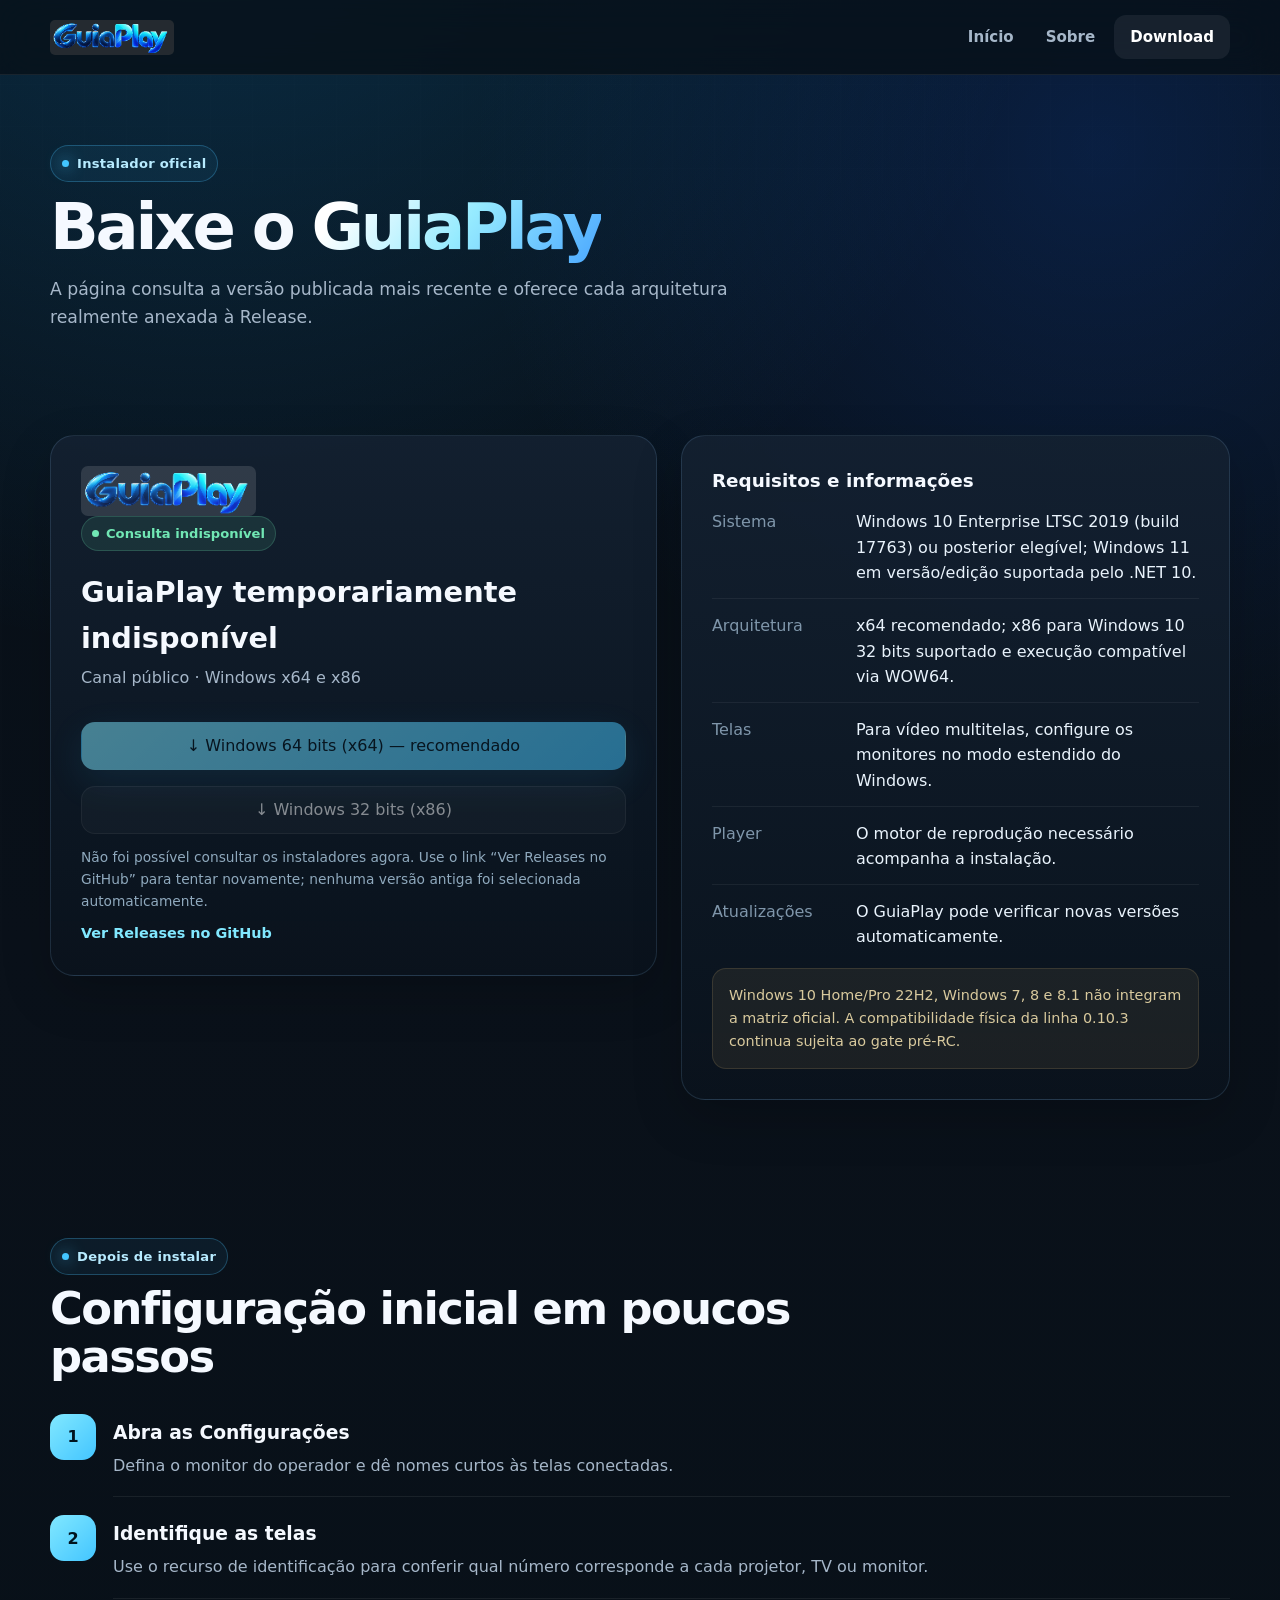
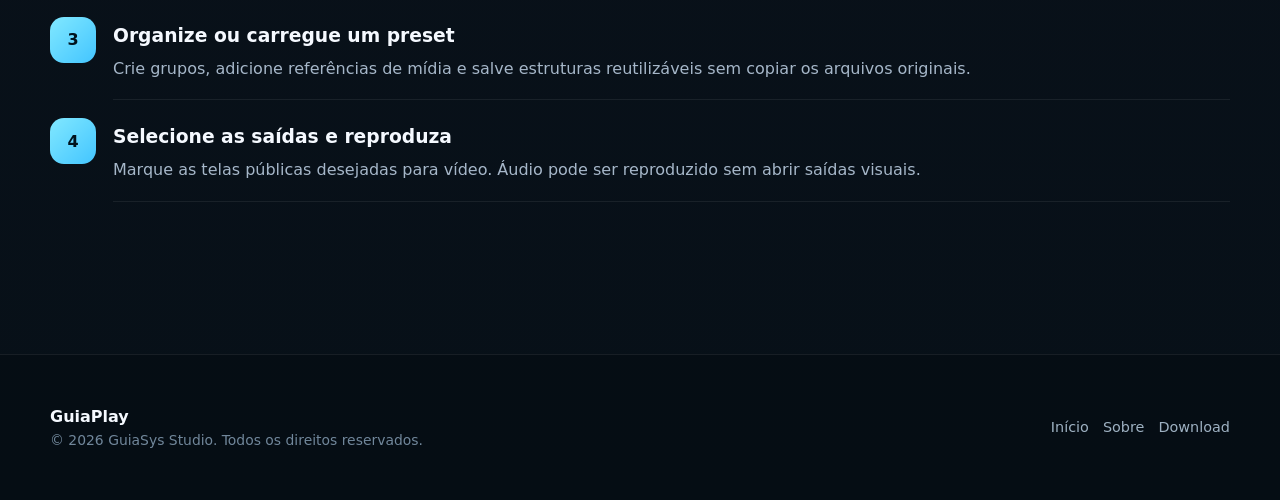
<file: site/download/index.html>
<!doctype html>
<html lang="pt-BR">
<head>
  <meta charset="utf-8">
  <meta name="viewport" content="width=device-width, initial-scale=1">
  <meta name="theme-color" content="#081018">
  <link rel="icon" type="image/png" href="../assets/images/favicon.png">
  <meta name="description" content="Baixe a versão mais recente do GuiaPlay para Windows em instaladores x64 e x86, quando disponíveis na Release.">
  <title>Download — GuiaPlay</title>
  <link rel="stylesheet" href="../assets/css/styles.css">
</head>
<body>
  <header class="site-header">
    <div class="container nav-wrap">
      <a class="brand" href="../" aria-label="GuiaPlay - Início"><img class="brand-logo" src="../assets/images/guiaplay-wordmark-crop.png" alt="GuiaPlay"></a>
      <button class="menu-toggle" type="button" data-menu-toggle aria-label="Abrir menu" aria-expanded="false">☰</button>
      <nav class="nav-links" data-nav-links aria-label="Navegação principal">
        <a href="../">Início</a><a href="../sobre/">Sobre</a><a class="nav-download active" href="./">Download</a>
      </nav>
    </div>
  </header>

  <main>
    <section class="page-hero">
      <div class="container fade-up">
        <span class="eyebrow">Instalador oficial</span>
        <h1>Baixe o <span class="gradient-text">GuiaPlay</span></h1>
        <p>A página consulta a versão publicada mais recente e oferece cada arquitetura realmente anexada à Release.</p>
      </div>
    </section>

    <section class="section-tight">
      <div class="container download-layout">
        <article class="download-card fade-up">
          <img class="download-logo" src="../assets/images/guiaplay-wordmark-crop.png" alt="GuiaPlay">
          <span class="release-pill" data-release-pill>Consultando Release</span>
          <h2>GuiaPlay <span data-latest-version>consultando…</span></h2>
          <div class="release-line">Canal público · Windows x64 e x86</div>
          <div class="download-options">
            <a class="btn btn-primary" data-download-arch="x64" aria-disabled="true">↓ Windows 64 bits (x64) — recomendado</a>
            <a class="btn btn-secondary" data-download-arch="x86" aria-disabled="true">↓ Windows 32 bits (x86)</a>
          </div>
          <div class="status" data-download-status aria-live="polite">Consultando a Release mais recente…</div>
          <a class="release-link" data-releases-link href="https://github.com/guiasysstudio/GuiaPlay/releases">Ver Releases no GitHub</a>
        </article>

        <aside class="info-card fade-up">
          <h3>Requisitos e informações</h3>
          <dl class="info-list">
            <div class="info-row"><dt>Sistema</dt><dd>Windows 10 Enterprise LTSC 2019 (build 17763) ou posterior elegível; Windows 11 em versão/edição suportada pelo .NET 10.</dd></div>
            <div class="info-row"><dt>Arquitetura</dt><dd>x64 recomendado; x86 para Windows 10 32 bits suportado e execução compatível via WOW64.</dd></div>
            <div class="info-row"><dt>Telas</dt><dd>Para vídeo multitelas, configure os monitores no modo estendido do Windows.</dd></div>
            <div class="info-row"><dt>Player</dt><dd>O motor de reprodução necessário acompanha a instalação.</dd></div>
            <div class="info-row"><dt>Atualizações</dt><dd>O GuiaPlay pode verificar novas versões automaticamente.</dd></div>
          </dl>
          <div class="notice">Windows 10 Home/Pro 22H2, Windows 7, 8 e 8.1 não integram a matriz oficial. A compatibilidade física da linha 0.10.3 continua sujeita ao gate pré-RC.</div>
        </aside>
      </div>
    </section>

    <section class="section">
      <div class="container">
        <div class="section-heading fade-up"><span class="eyebrow">Depois de instalar</span><h2>Configuração inicial em poucos passos</h2></div>
        <div class="timeline">
          <div class="timeline-item fade-up"><div class="timeline-number">1</div><div class="timeline-content"><h3>Abra as Configurações</h3><p>Defina o monitor do operador e dê nomes curtos às telas conectadas.</p></div></div>
          <div class="timeline-item fade-up"><div class="timeline-number">2</div><div class="timeline-content"><h3>Identifique as telas</h3><p>Use o recurso de identificação para conferir qual número corresponde a cada projetor, TV ou monitor.</p></div></div>
          <div class="timeline-item fade-up"><div class="timeline-number">3</div><div class="timeline-content"><h3>Organize ou carregue um preset</h3><p>Crie grupos, adicione referências de mídia e salve estruturas reutilizáveis sem copiar os arquivos originais.</p></div></div>
          <div class="timeline-item fade-up"><div class="timeline-number">4</div><div class="timeline-content"><h3>Selecione as saídas e reproduza</h3><p>Marque as telas públicas desejadas para vídeo. Áudio pode ser reproduzido sem abrir saídas visuais.</p></div></div>
        </div>
      </div>
    </section>
  </main>

  <footer class="site-footer"><div class="container footer-wrap"><div><strong>GuiaPlay</strong><div class="footer-copy">© <span data-year></span> GuiaSys Studio. Todos os direitos reservados.</div></div><div class="footer-links"><a href="../">Início</a><a href="../sobre/">Sobre</a><a href="./">Download</a></div></div></footer>
  <script src="../assets/js/app.js"></script>
</body>
</html>
</file>
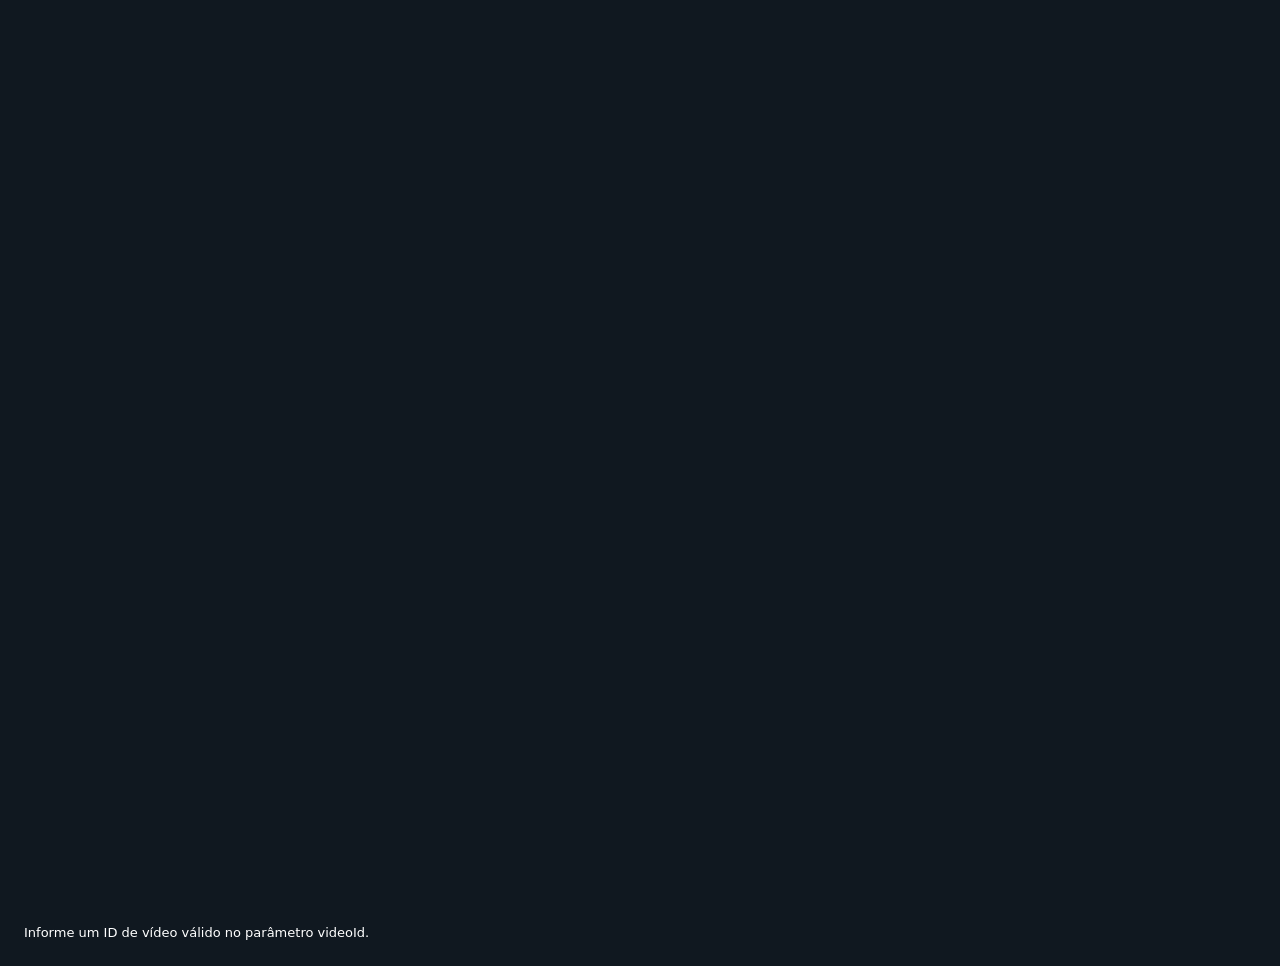
<file: spikes/gp-i08-youtube/iframe-player.html>
<!doctype html>
<html lang="pt-BR">
<head>
  <meta charset="utf-8">
  <meta name="viewport" content="width=device-width, initial-scale=1">
  <meta name="referrer" content="strict-origin-when-cross-origin">
  <title>GuiaPlay — estudo isolado do YouTube IFrame Player</title>
  <style>
    html, body { margin: 0; width: 100%; height: 100%; background: #101820; color: #fff;
                 font: 13px/1.35 system-ui, sans-serif; }
    #player { width: 100%; height: 100%; min-width: 200px; min-height: 200px; }
    #unavailable { display: none; padding: 24px; }
  </style>
</head>
<body>
  <!-- GP-I08: isolated integration spike, deliberately NOT wired into GUI.
       The actual YouTube iframe is visible. No frame capture, stream extraction,
       hidden audio player, iframe-overlay or suppression of official controls. -->
  <div id="player"></div>
  <div id="unavailable" role="alert"></div>
  <script>
    "use strict";

    const bridge = window.chrome?.webview;
    const videoId = new URL(location.href).searchParams.get("videoId") || "";
    const validId = /^[A-Za-z0-9_-]{11}$/.test(videoId);
    let player = null;
    let ready = false;
    let telemetryTimer = null;

    const send = (type, details = {}) => {
      if (bridge) bridge.postMessage({ type, videoId, ...details });
    };

    const fail = (message, code = null) => {
      const target = document.getElementById("unavailable");
      target.style.display = "block";
      target.textContent = message;
      send("error", { code, message });
    };

    const poll = () => {
      if (!ready || !player) return;
      try {
        send("position", {
          seconds: player.getCurrentTime(),
          durationSeconds: player.getDuration(),
          state: player.getPlayerState(),
          volume: player.getVolume(),
          muted: player.isMuted()
        });
      } catch {
        // A navigation/teardown can invalidate the embedded player.
      }
    };

    function onYouTubeIframeAPIReady() {
      if (!validId) {
        fail("Link do YouTube inválido.");
        return;
      }

      if (location.protocol !== "https:" || !location.origin) {
        fail("A página do player precisa ter uma origem HTTPS identificável.");
        return;
      }

      player = new YT.Player("player", {
        width: "100%",
        height: "100%",
        videoId,
        playerVars: {
          controls: 1,
          playsinline: 1,
          origin: location.origin
          // Do not autoplay, mask YouTube branding or disable advertising.
        },
        events: {
          onReady() {
            ready = true;
            send("ready");
            poll();
          },
          onStateChange(event) {
            send("state", { state: event.data });
            poll();
          },
          onError(event) {
            // IFrame API error codes are authoritative; do not claim a video is
            // playable from its URL alone.
            fail("Este vídeo não pode ser reproduzido pelo player incorporado.", event.data);
          },
          onAutoplayBlocked() {
            send("autoplayBlocked", {
              message: "O YouTube/navegador exige interação direta do usuário."
            });
          }
        }
      });

      // This is only status telemetry; no second YouTube player exists.
      telemetryTimer = setInterval(poll, 500);
    }

    function applyCommand(message) {
      if (!ready || !player || !message || typeof message !== "object") return;
      // Origin verification, schema validation and authorization MUST also
      // happen in the native WebView2 host before sending any command.
      const action = message.action;
      switch (action) {
        case "play":
          player.playVideo();
          break;
        case "pause":
          player.pauseVideo();
          break;
        case "stop":
          player.stopVideo();
          break;
        case "seek":
          if (Number.isFinite(message.seconds) && message.seconds >= 0) {
            player.seekTo(message.seconds, true);
          }
          break;
        case "volume":
          if (Number.isFinite(message.value)) {
            player.setVolume(Math.max(0, Math.min(100, message.value)));
          }
          break;
        case "mute":
          player.mute();
          break;
        case "unmute":
          player.unMute();
          break;
        case "status":
          poll();
          break;
        default:
          // Unknown commands are ignored, never evaluated as script.
          break;
      }
    }

    if (bridge) {
      bridge.addEventListener("message", event => applyCommand(event.data));
    }

    if (!validId) {
      fail("Informe um ID de vídeo válido no parâmetro videoId.");
    } else {
      const api = document.createElement("script");
      api.src = "https://www.youtube.com/iframe_api";
      api.onerror = () => fail("Não foi possível carregar a API oficial do YouTube.");
      document.head.appendChild(api);
    }

    window.addEventListener("pagehide", () => {
      if (telemetryTimer) clearInterval(telemetryTimer);
      telemetryTimer = null;
      ready = false;
    });
  </script>
</body>
</html>
</file>
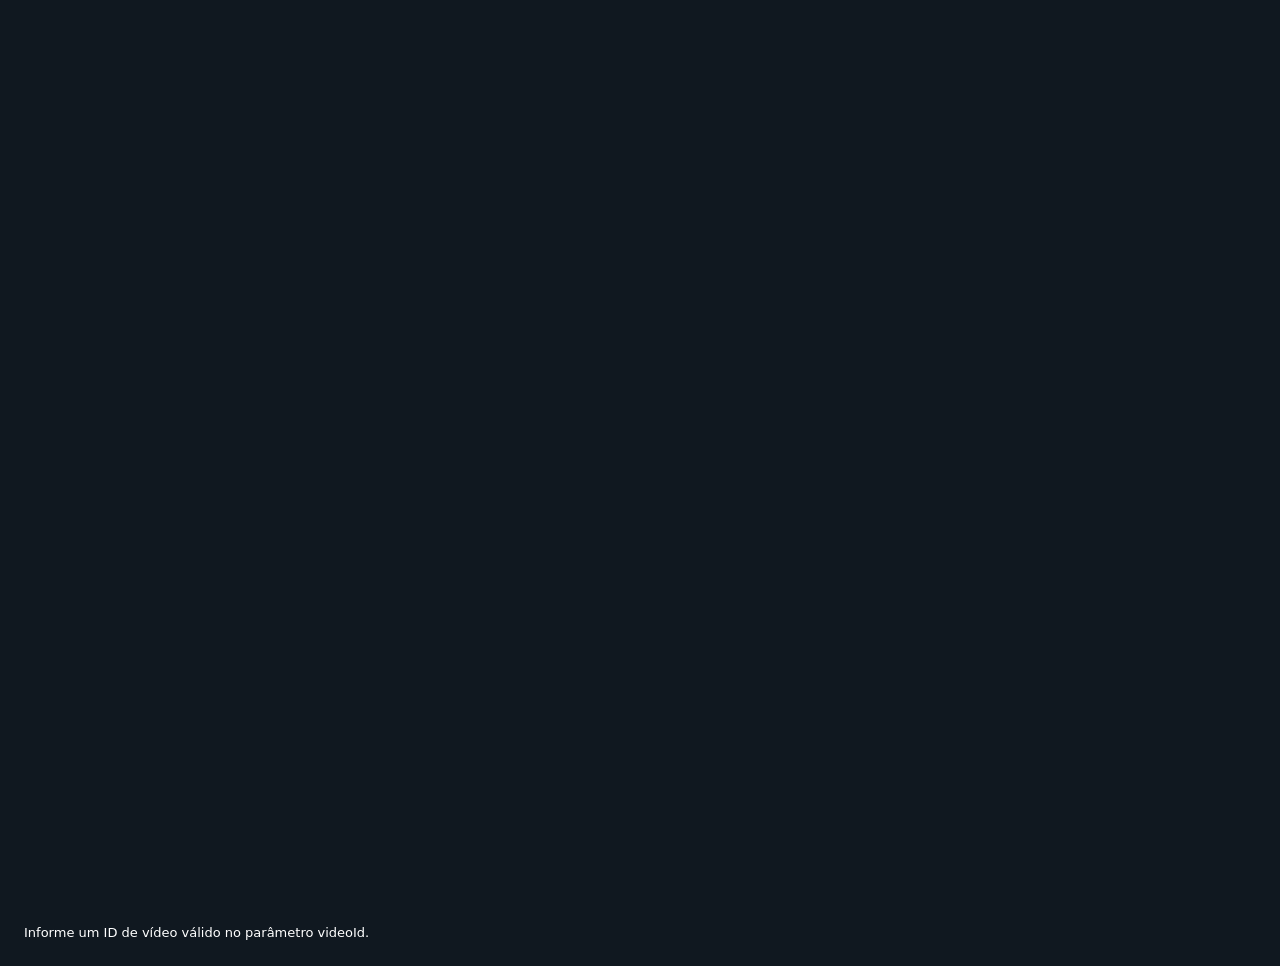
<file: src/GuiaPlay.App/Assets/YouTube/player.html>
<!doctype html>
<html lang="pt-BR">
<head>
  <meta charset="utf-8">
  <meta name="viewport" content="width=device-width, initial-scale=1">
  <meta name="referrer" content="strict-origin-when-cross-origin">
  <title>GuiaPlay — YouTube (saída pública)</title>
  <style>
    html, body { margin: 0; width: 100%; height: 100%; background: #101820; color: #fff;
                 font: 13px/1.35 system-ui, sans-serif; }
    #player { width: 100%; height: 100%; min-width: 200px; min-height: 200px; }
    #unavailable { display: none; padding: 24px; }
  </style>
</head>
<body>
  <!-- Official, visible YouTube IFrame Player. Single public output only.
       Never hide ads/branding or extract/re-stream/capture video frames. -->
  <div id="player"></div>
  <div id="unavailable" role="alert"></div>
  <script>
    "use strict";

    const bridge = window.chrome?.webview;
    const params = new URL(location.href).searchParams;
    const videoId = params.get("videoId") || "";
    // Adding a link never loads this page; only an explicit Play action does.
    const autoplayRequested = params.get("autoplay") === "1";
    const initiallyMuted = params.get("muted") === "1";
    const validId = /^[A-Za-z0-9_-]{11}$/.test(videoId);
    let player = null;
    let ready = false;
    let telemetryTimer = null;
    let mutedFallbackAttempted = false;
    let waitingForMutedFallback = false;
    let blockedFinal = false;

    const send = (type, details = {}) => {
      if (bridge) bridge.postMessage({ type, videoId, ...details });
    };

    const fail = (message, code = null) => {
      const target = document.getElementById("unavailable");
      target.style.display = "block";
      target.textContent = message;
      send("error", { code, message });
    };

    const poll = () => {
      if (!ready || !player) return;
      try {
        send("position", {
          seconds: player.getCurrentTime(),
          durationSeconds: player.getDuration(),
          state: player.getPlayerState(),
          volume: player.getVolume(),
          muted: player.isMuted()
        });
      } catch {
        // A navigation/teardown can invalidate the embedded player.
      }
    };

    function onYouTubeIframeAPIReady() {
      if (!validId) {
        fail("Link do YouTube inválido.");
        return;
      }

      if (location.protocol !== "https:" || !location.origin) {
        fail("A página do player precisa ter uma origem HTTPS identificável.");
        return;
      }

      player = new YT.Player("player", {
        width: "100%",
        height: "100%",
        videoId,
        playerVars: {
          controls: 1,
          playsinline: 1,
          // Do not issue TWO autoplay requests (autoplay=1 + playVideo)
          // during player initialization. Only onReady() requests playback
          // after an explicit GuiaPlay Play action, and falls back once muted.
          autoplay: 0,
          origin: location.origin
          // Preserve the actual player and comply with browser autoplay policy.
        },
        events: {
          onReady(event) {
            ready = true;
            // Secondary screen audio stays muted for the whole session.
            // Main output preserves user volume/mute setting in GuiaPlay.
            if (initiallyMuted) event.target.mute();
            send("ready");
            poll();
            // Play only because the operator explicitly pressed GuiaPlay Play.
            // The embedded browser can still block sound autoplay.
            if (autoplayRequested) event.target.playVideo();
          },
          onStateChange(event) {
            if (event.data === YT.PlayerState.PLAYING && waitingForMutedFallback) {
              waitingForMutedFallback = false;
              send("autoplayMutedPlaying", {
                message: "O YouTube iniciou automaticamente sem som porque o navegador bloqueou o áudio."
              });
            }
            send("state", { state: event.data });
            poll();
          },
          onError(event) {
            // IFrame API error codes are authoritative; do not claim a video is
            // playable from its URL alone.
            fail("Este vídeo não pode ser reproduzido pelo player incorporado.", event.data);
          },
          onAutoplayBlocked() {
            // Never override the browser's autoplay policy. A single muted
            // retry is allowed; if that too is blocked, ask for a real click.
            if (autoplayRequested && !initiallyMuted && !mutedFallbackAttempted) {
              mutedFallbackAttempted = true;
              waitingForMutedFallback = true;
              player.mute();
              send("autoplayMutedRetry", {
                message: "Autoplay com áudio bloqueado. Tentando iniciar sem som."
              });
              player.playVideo();
              return;
            }
            if (!blockedFinal) {
              blockedFinal = true;
              waitingForMutedFallback = false;
              send("autoplayBlocked", {
                message: "O navegador bloqueou o autoplay. Clique no Play do player oficial na tela pública."
              });
            }
          }
        }
      });

      // This is only status telemetry; no second YouTube player exists.
      telemetryTimer = setInterval(poll, 500);
    }

    function applyCommand(message) {
      if (!ready || !player || !message || typeof message !== "object") return;
      // Origin verification, schema validation and authorization MUST also
      // happen in the native WebView2 host before sending any command.
      const action = message.action;
      switch (action) {
        case "play":
          player.playVideo();
          break;
        case "pause":
          player.pauseVideo();
          break;
        case "stop":
          player.stopVideo();
          break;
        case "seek":
          if (Number.isFinite(message.seconds) && message.seconds >= 0) {
            player.seekTo(message.seconds, true);
          }
          break;
        case "volume":
          if (Number.isFinite(message.value)) {
            player.setVolume(Math.max(0, Math.min(100, message.value)));
          }
          break;
        case "mute":
          player.mute();
          break;
        case "unmute":
          if (!initiallyMuted) player.unMute();
          break;
        case "status":
          poll();
          break;
        default:
          // Unknown commands are ignored, never evaluated as script.
          break;
      }
    }

    if (bridge) {
      bridge.addEventListener("message", event => applyCommand(event.data));
    }

    if (!validId) {
      fail("Informe um ID de vídeo válido no parâmetro videoId.");
    } else {
      const api = document.createElement("script");
      api.src = "https://www.youtube.com/iframe_api";
      api.onerror = () => fail("Não foi possível carregar a API oficial do YouTube.");
      document.head.appendChild(api);
    }

    window.addEventListener("pagehide", () => {
      if (telemetryTimer) clearInterval(telemetryTimer);
      telemetryTimer = null;
      ready = false;
    });
  </script>
</body>
</html>
</file>
<file: site/assets/css/styles.css>
:root {
  --bg: #081018;
  --bg-soft: #0e1824;
  --panel: rgba(17, 29, 43, 0.88);
  --panel-strong: #142131;
  --line: rgba(151, 207, 255, 0.14);
  --text: #f5f9ff;
  --muted: #a6b7c9;
  --accent: #43c5ff;
  --accent-2: #087dff;
  --accent-3: #81e8ff;
  --success: #71e7b4;
  --warning: #ffd27a;
  --radius: 22px;
  --shadow: 0 28px 70px rgba(0, 0, 0, .34);
  --max: 1180px;
}

* { box-sizing: border-box; }
html { scroll-behavior: smooth; }
body {
  margin: 0;
  min-height: 100vh;
  font-family: Inter, ui-sans-serif, system-ui, -apple-system, BlinkMacSystemFont, "Segoe UI", sans-serif;
  background:
    radial-gradient(circle at 16% -10%, rgba(22, 165, 255, .22), transparent 34%),
    radial-gradient(circle at 86% 7%, rgba(20, 99, 255, .18), transparent 28%),
    linear-gradient(180deg, #071018 0%, #0a111a 45%, #071018 100%);
  color: var(--text);
  line-height: 1.6;
}
body::before {
  content: "";
  position: fixed;
  inset: 0;
  pointer-events: none;
  background-image: linear-gradient(rgba(255,255,255,.015) 1px, transparent 1px), linear-gradient(90deg, rgba(255,255,255,.015) 1px, transparent 1px);
  background-size: 42px 42px;
  mask-image: linear-gradient(to bottom, rgba(0,0,0,.5), transparent 80%);
}
img { max-width: 100%; display: block; }
a { color: inherit; text-decoration: none; }
button, a { -webkit-tap-highlight-color: transparent; }

.container { width: min(calc(100% - 36px), var(--max)); margin-inline: auto; }

.site-header {
  position: sticky;
  top: 0;
  z-index: 50;
  backdrop-filter: blur(18px);
  background: rgba(7, 16, 24, .78);
  border-bottom: 1px solid rgba(255,255,255,.07);
}
.nav-wrap { min-height: 74px; display: flex; align-items: center; justify-content: space-between; gap: 26px; }
.brand { display: inline-flex; align-items: center; gap: 12px; min-width: 0; }
.brand-logo {
  width: 124px;
  height: 35px;
  object-fit: cover;
  object-position: center;
  border-radius: 5px;
  mix-blend-mode: screen;
}
.brand-label { display: none; font-weight: 800; letter-spacing: -.02em; }
.nav-links { display: flex; align-items: center; gap: 6px; }
.nav-links a { color: var(--muted); padding: 10px 13px; border-radius: 12px; font-weight: 650; font-size: .94rem; }
.nav-links a:hover, .nav-links a.active { color: white; background: rgba(255,255,255,.065); }
.nav-links .nav-download { color: #041018; background: linear-gradient(135deg, var(--accent-3), var(--accent)); padding-inline: 16px; }
.nav-links .nav-download:hover { background: linear-gradient(135deg, #a8f2ff, #58ccff); color: #031018; }
.menu-toggle { display: none; background: rgba(255,255,255,.07); border: 1px solid var(--line); color: white; border-radius: 12px; padding: 9px 12px; font-size: 1.1rem; }

.hero { padding: 82px 0 46px; }
.hero-grid { display: grid; grid-template-columns: .9fr 1.1fr; gap: 54px; align-items: center; }
.eyebrow {
  display: inline-flex;
  align-items: center;
  gap: 8px;
  color: #b7ebff;
  border: 1px solid rgba(76, 196, 255, .28);
  background: rgba(49, 167, 226, .08);
  padding: 7px 11px;
  border-radius: 999px;
  font-size: .82rem;
  font-weight: 750;
  letter-spacing: .02em;
}
.eyebrow::before { content: ""; width: 7px; height: 7px; border-radius: 50%; background: var(--accent); box-shadow: 0 0 16px var(--accent); }
.hero h1 { margin: 17px 0 16px; font-size: clamp(2.65rem, 5.3vw, 5.35rem); line-height: .98; letter-spacing: -.055em; }
.gradient-text { background: linear-gradient(125deg, #fff 12%, #96ebff 52%, #4aa7ff 100%); -webkit-background-clip: text; color: transparent; }
.hero p { margin: 0; color: var(--muted); font-size: clamp(1.02rem, 1.5vw, 1.16rem); max-width: 620px; }
.actions { display: flex; flex-wrap: wrap; gap: 12px; margin-top: 28px; }
.btn { min-height: 48px; display: inline-flex; align-items: center; justify-content: center; gap: 9px; padding: 0 19px; border-radius: 14px; font-weight: 750; border: 1px solid transparent; transition: .2s ease; cursor: pointer; font: inherit; }
.btn-primary { color: #02121b; background: linear-gradient(135deg, var(--accent-3), var(--accent)); box-shadow: 0 12px 38px rgba(50, 189, 255, .2); }
.btn-primary:hover { transform: translateY(-2px); filter: brightness(1.05); }
.btn-secondary { color: white; background: rgba(255,255,255,.055); border-color: rgba(255,255,255,.11); }
.btn-secondary:hover { background: rgba(255,255,255,.09); transform: translateY(-2px); }
.hero-meta { margin-top: 18px; color: #7890a8; font-size: .84rem; display: flex; gap: 14px; flex-wrap: wrap; }
.hero-meta span::before { content: "•"; color: var(--accent); margin-right: 7px; }

.app-frame {
  position: relative;
  padding: 10px;
  border-radius: 26px;
  background: linear-gradient(135deg, rgba(96, 208, 255, .26), rgba(255,255,255,.03) 32%, rgba(38, 98, 255, .18));
  box-shadow: var(--shadow);
  border: 1px solid rgba(140, 221, 255, .13);
}
.app-frame::after { content: ""; position: absolute; inset: -16px; z-index: -1; background: radial-gradient(circle, rgba(25,175,255,.18), transparent 65%); filter: blur(34px); }
.app-frame img { border-radius: 17px; width: 100%; cursor: zoom-in; }

.section { padding: 82px 0; }
.section-tight { padding: 56px 0; }
.section-heading { max-width: 760px; margin-bottom: 32px; }
.section-heading.center { text-align: center; margin-inline: auto; }
.section-heading h2 { font-size: clamp(2rem, 3.5vw, 3.1rem); line-height: 1.08; letter-spacing: -.035em; margin: 10px 0 13px; }
.section-heading p { color: var(--muted); margin: 0; font-size: 1.03rem; }

.feature-grid { display: grid; grid-template-columns: repeat(4, 1fr); gap: 16px; }
.feature-card {
  min-height: 210px;
  padding: 24px;
  border-radius: var(--radius);
  background: linear-gradient(180deg, rgba(20,33,49,.88), rgba(12,22,32,.78));
  border: 1px solid var(--line);
  box-shadow: 0 16px 45px rgba(0,0,0,.16);
}
.icon-box { width: 43px; height: 43px; display: grid; place-items: center; border-radius: 13px; background: rgba(70, 192, 255, .11); color: #7bdcff; font-size: 1.2rem; border: 1px solid rgba(91,210,255,.18); }
.feature-card h3 { margin: 18px 0 8px; font-size: 1.05rem; }
.feature-card p { color: var(--muted); font-size: .92rem; margin: 0; }

.showcase { display: grid; grid-template-columns: 1.05fr .95fr; gap: 34px; align-items: center; margin-top: 28px; }
.showcase.reverse { grid-template-columns: .95fr 1.05fr; }
.showcase.reverse .showcase-media { order: 2; }
.showcase-media { background: rgba(255,255,255,.03); border: 1px solid var(--line); border-radius: 22px; padding: 9px; box-shadow: 0 18px 50px rgba(0,0,0,.2); }
.showcase-media img { width: 100%; border-radius: 14px; cursor: zoom-in; }
.showcase-copy h3 { font-size: clamp(1.55rem, 2.4vw, 2.15rem); margin: 0 0 10px; letter-spacing: -.025em; }
.showcase-copy p { color: var(--muted); margin: 0 0 14px; }
.check-list { list-style: none; padding: 0; margin: 19px 0 0; display: grid; gap: 10px; }
.check-list li { color: #d7e4f0; display: flex; gap: 10px; align-items: flex-start; }
.check-list li::before { content: "✓"; color: var(--accent); font-weight: 900; }

.banner {
  position: relative;
  overflow: hidden;
  padding: 40px;
  border: 1px solid rgba(97, 204, 255, .19);
  border-radius: 28px;
  background: linear-gradient(135deg, rgba(19, 71, 112, .62), rgba(17, 35, 55, .75) 44%, rgba(12, 24, 37, .92));
  box-shadow: var(--shadow);
}
.banner::after { content: ""; position: absolute; width: 320px; height: 320px; right: -90px; top: -140px; border-radius: 50%; background: rgba(43, 191, 255, .15); filter: blur(18px); }
.banner h2 { margin: 0 0 10px; font-size: clamp(1.8rem, 3vw, 2.8rem); letter-spacing: -.035em; }
.banner p { color: #b8cada; max-width: 690px; margin: 0; }
.banner .actions { position: relative; z-index: 2; }

.page-hero { padding: 70px 0 30px; }
.page-hero h1 { font-size: clamp(2.5rem, 5vw, 4.6rem); letter-spacing: -.05em; line-height: 1; margin: 13px 0 16px; }
.page-hero p { max-width: 700px; color: var(--muted); font-size: 1.08rem; }

.download-layout { display: grid; grid-template-columns: 1.05fr .95fr; gap: 24px; align-items: start; }
.download-card, .info-card {
  border-radius: 24px;
  border: 1px solid var(--line);
  background: linear-gradient(180deg, rgba(20,33,49,.92), rgba(10,19,29,.9));
  padding: 30px;
  box-shadow: 0 18px 50px rgba(0,0,0,.19);
}
.download-logo { width: 175px; height: 50px; object-fit: cover; object-position: center; mix-blend-mode: screen; border-radius: 7px; }
.download-card h2 { margin: 18px 0 4px; font-size: 1.8rem; }
.release-line { color: var(--muted); margin-bottom: 23px; }
.release-pill { display: inline-flex; align-items: center; gap: 7px; border-radius: 999px; background: rgba(113,231,180,.1); color: var(--success); border: 1px solid rgba(113,231,180,.2); padding: 6px 10px; font-size: .82rem; font-weight: 700; }
.release-pill::before { content: ""; width: 7px; height: 7px; border-radius: 50%; background: currentColor; }
.download-card .btn { width: 100%; margin-top: 8px; }
.download-card .btn[aria-disabled="true"] { opacity: .5; pointer-events: none; cursor: not-allowed; }
.download-options { display: grid; gap: 8px; }
.release-link { display: inline-flex; margin-top: 10px; color: var(--accent-3); font-size: .9rem; font-weight: 700; }
.status { min-height: 24px; color: #8fa9bd; font-size: .86rem; margin-top: 12px; }
.info-card h3 { margin: 0 0 14px; font-size: 1.15rem; }
.info-list { display: grid; gap: 14px; margin: 0; }
.info-row { display: grid; grid-template-columns: 132px 1fr; gap: 12px; border-bottom: 1px solid rgba(255,255,255,.06); padding-bottom: 12px; }
.info-row:last-child { border: 0; padding-bottom: 0; }
.info-row dt { color: #7f96aa; }
.info-row dd { margin: 0; color: #e9f3fc; }
.notice { margin-top: 18px; padding: 15px 16px; border-radius: 14px; background: rgba(255,210,122,.07); border: 1px solid rgba(255,210,122,.13); color: #d8c99d; font-size: .9rem; }

.feature-detail-grid { display: grid; grid-template-columns: repeat(2, 1fr); gap: 22px; }
.detail-card { overflow: hidden; border: 1px solid var(--line); border-radius: 22px; background: rgba(15,26,39,.82); }
.detail-card .detail-image { aspect-ratio: 16/9; overflow: hidden; background: #111; }
.detail-card .detail-image img { width: 100%; height: 100%; object-fit: cover; cursor: zoom-in; }
.detail-card .detail-body { padding: 22px; }
.detail-card h3 { margin: 0 0 8px; }
.detail-card p { margin: 0; color: var(--muted); font-size: .92rem; }
.badge { display: inline-flex; padding: 5px 9px; border-radius: 999px; background: rgba(67,197,255,.09); border: 1px solid rgba(67,197,255,.16); color: #9be4ff; font-size: .74rem; font-weight: 750; margin-bottom: 12px; }
.badge.future { color: #ffe0a4; border-color: rgba(255,210,122,.2); background: rgba(255,210,122,.07); }

.timeline { display: grid; gap: 18px; }
.timeline-item { display: grid; grid-template-columns: 46px 1fr; gap: 17px; align-items: start; }
.timeline-number { width: 46px; height: 46px; border-radius: 14px; display: grid; place-items: center; color: #00131e; background: linear-gradient(135deg, var(--accent-3), var(--accent)); font-weight: 900; }
.timeline-content { padding: 4px 0 18px; border-bottom: 1px solid rgba(255,255,255,.07); }
.timeline-content h3 { margin: 0 0 5px; }
.timeline-content p { margin: 0; color: var(--muted); }

.site-footer { margin-top: 70px; border-top: 1px solid rgba(255,255,255,.07); background: rgba(5,11,17,.56); }
.footer-wrap { min-height: 145px; display: flex; justify-content: space-between; align-items: center; gap: 25px; }
.footer-copy { color: #71879b; font-size: .87rem; }
.footer-links { display: flex; gap: 14px; color: #9eb1c2; font-size: .9rem; }
.footer-links a:hover { color: white; }

.lightbox { position: fixed; inset: 0; z-index: 100; display: none; place-items: center; padding: 25px; background: rgba(0, 5, 9, .92); backdrop-filter: blur(9px); }
.lightbox.open { display: grid; }
.lightbox img { max-height: 90vh; max-width: min(95vw, 1500px); border-radius: 15px; box-shadow: 0 30px 100px rgba(0,0,0,.6); }
.lightbox-close { position: fixed; top: 18px; right: 18px; width: 44px; height: 44px; border-radius: 50%; border: 1px solid rgba(255,255,255,.17); background: rgba(255,255,255,.08); color: white; font-size: 1.4rem; cursor: pointer; }

.fade-up { opacity: 0; transform: translateY(18px); transition: opacity .6s ease, transform .6s ease; }
.fade-up.visible { opacity: 1; transform: none; }

@media (max-width: 980px) {
  .hero-grid, .showcase, .showcase.reverse, .download-layout { grid-template-columns: 1fr; }
  .hero { padding-top: 54px; }
  .hero-grid { gap: 35px; }
  .showcase.reverse .showcase-media { order: 0; }
  .feature-grid { grid-template-columns: repeat(2, 1fr); }
}

@media (max-width: 720px) {
  .container { width: min(calc(100% - 24px), var(--max)); }
  .menu-toggle { display: inline-flex; }
  .nav-links { display: none; position: absolute; top: 66px; left: 12px; right: 12px; flex-direction: column; align-items: stretch; padding: 10px; border-radius: 16px; background: rgba(9,18,27,.97); border: 1px solid var(--line); box-shadow: var(--shadow); }
  .nav-links.open { display: flex; }
  .nav-links a { text-align: center; }
  .feature-grid, .feature-detail-grid { grid-template-columns: 1fr; }
  .section { padding: 58px 0; }
  .hero { padding-top: 44px; }
  .banner, .download-card, .info-card { padding: 23px; }
  .footer-wrap { padding: 28px 0; flex-direction: column; align-items: flex-start; min-height: 0; }
  .info-row { grid-template-columns: 1fr; gap: 2px; }
  .brand-logo { width: 110px; }
}
</file>
